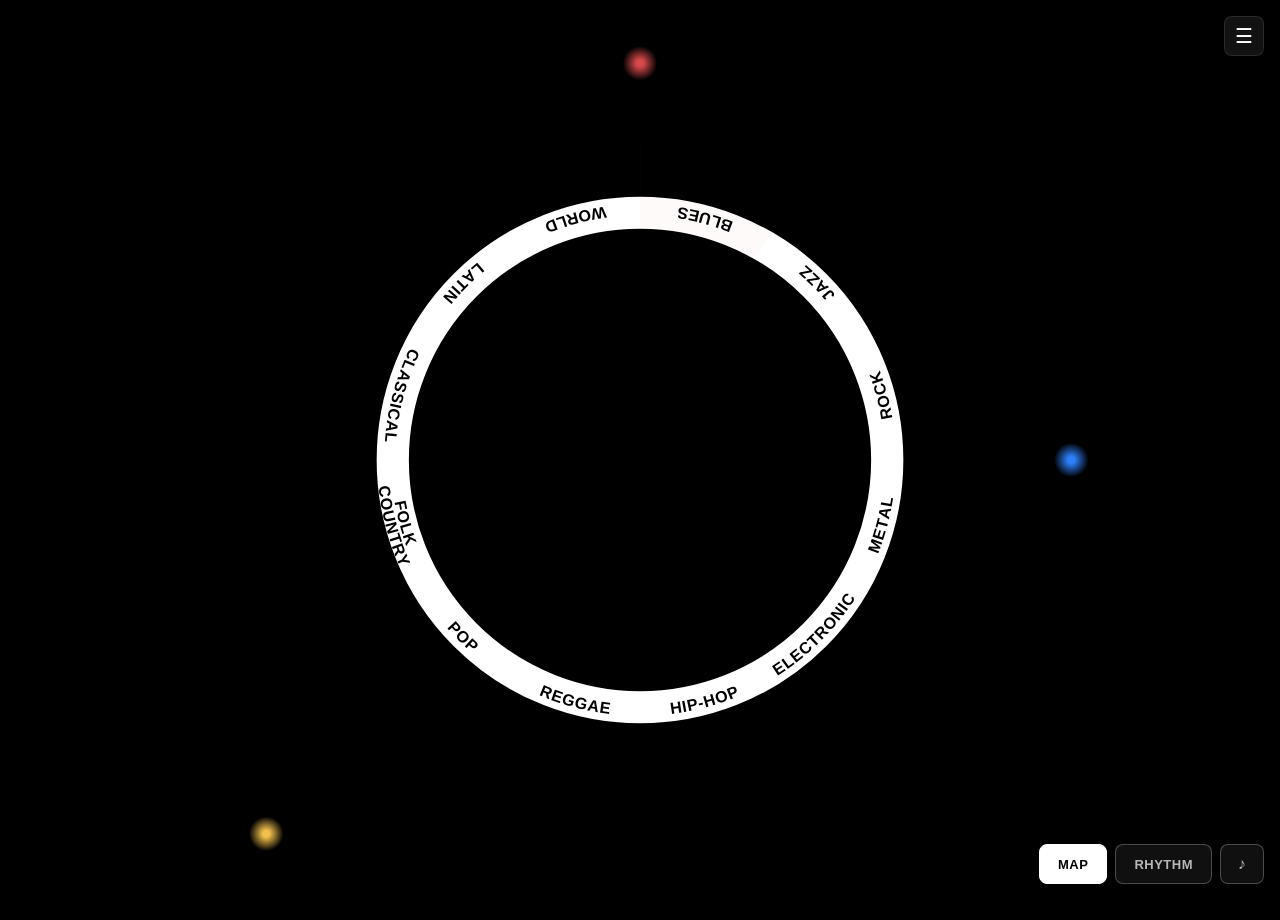
<file: index.html>
<!doctype html>
<html lang="de">
	<head>
		<meta charset="UTF-8" />
		<meta name="viewport" content="width=device-width, initial-scale=1.0" />
		<title>Genre Atlas V2</title>
		<link rel="stylesheet" href="assets/css/variables.css" />
		<link rel="stylesheet" href="assets/css/base.css" />
		<link rel="stylesheet" href="assets/css/layout.css" />
		<link rel="stylesheet" href="assets/css/components.css" />
		<link rel="stylesheet" href="assets/css/animations.css" />
		<link rel="stylesheet" href="assets/css/responsive.css" />
	</head>
	<body>
		<main class="stage" aria-label="Genre Ring Bühne">
			<div id="musicbrainz-status" class="musicbrainz-status" role="status" aria-live="polite" hidden></div>
			<svg
				id="genre-ring"
				class="genre-ring"
				viewBox="0 0 1600 1600"
				role="img"
				aria-labelledby="ring-title"
			>
				<title id="ring-title">Musik-Genre-Ring</title>
				<defs id="ring-defs"></defs>
				<g id="ring-base"></g>
				<g id="genre-trees" class="genre-trees"></g>
				<g id="ring-highlights"></g>
				<g id="ring-labels"></g>
				<g id="particles"></g>
				<g id="centroid"></g>
				<g id="draggable-dots"></g>
			</svg>
		</main>

		<!-- Sidebar Toggle Button -->
		<button id="sidebar-toggle" class="sidebar-toggle" aria-label="Sidebar ein-/ausblenden" aria-controls="sidebar-menu">
			<span class="toggle-icon">☰</span>
		</button>

		<!-- Mode Switch Buttons -->
		<div class="mode-switch">
			<button id="mode-map-btn" class="mode-btn is-active" type="button">Map</button>
			<button id="mode-rhythm-btn" class="mode-btn" type="button">Rhythm</button>
			<button id="music-toggle-btn" class="mode-btn music-btn" type="button" aria-label="Toggle music">♪</button>
		</div>

		<!-- Unified Sidebar Menu -->
		<aside id="sidebar-menu" class="sidebar-menu" aria-label="Einstellungen und Debug">
			<div class="sidebar-content">
				<!-- Co-Occurrence Section -->
				<section class="sidebar-section">
					<h3 class="sidebar-section-title">Debug: Co-Occurrence</h3>
					<p class="sidebar-help">Input kommt vom aktivierten Genre im Ring.</p>
					<div class="debug-row">
						<label for="debug-entity">Entity</label>
						<select id="debug-entity" class="debug-input">
							<option value="artist">artist</option>
							<option value="release" selected>release</option>
							<option value="recording">recording</option>
						</select>
					</div>
					<div class="debug-row">
						<label for="debug-max">Samples</label>
						<input id="debug-max" class="debug-input" type="number" min="10" max="2000" value="100" />
					</div>
					<div class="debug-row">
						<label for="debug-topn">Top N</label>
						<input id="debug-topn" class="debug-input" type="number" min="1" max="40" value="6" />
					</div>
					<button id="debug-run" class="debug-run">Run</button>
					<div id="debug-results" class="debug-results" aria-live="polite">
						<p class="muted">Aktiviere ein Genre mit einem Dot. Gezeigt werden Top-N Tags; größere Dots bedeuten höhere Co-Occurrence.</p>
					</div>
				</section>

				<!-- Map Display Settings Section -->
				<section class="sidebar-section">
					<h3 class="sidebar-section-title">Map Display Settings</h3>
					<div class="debug-row">
						<label for="map-genre-dot-label-visibility">Genre Dot Labels</label>
						<select id="map-genre-dot-label-visibility" class="debug-input">
							<option value="all">All genre-dot labels visible</option>
							<option value="selected" selected>Only selected genre-dot label visible</option>
						</select>
					</div>
					<div class="debug-row">
						<label for="map-generation-iterations">Map Generation Iterations</label>
						<input id="map-generation-iterations" class="debug-input" type="number" min="1" max="20" step="1" value="1" />
					</div>
					<div class="debug-row">
						<label for="map-radius-scaling">Dot Size By</label>
						<select id="map-radius-scaling" class="debug-input">
							<option value="connections" selected>Connections</option>
							<option value="count">Count</option>
							<option value="entity_share">Entity Share</option>
							<option value="tag_share">Tag Share</option>
					<div class="debug-row">
						<label for="map-collision-gap">Collision Gap (px)</label>
						<input id="map-collision-gap" class="debug-input" type="number" min="0" max="100" step="5" value="100" />
					</div>
				</section>
			</div>
		</aside>

		<!-- BPM Control for Rhythm Mode -->
		<div id="bpm-control-panel" class="bpm-control-panel" style="display: none;">
			<label for="rhythm-bpm">BPM</label>
			<input id="rhythm-bpm" class="bpm-slider" type="range" min="40" max="200" step="1" value="92" />
			<span id="rhythm-bpm-value">92</span>
		</div>

		<script type="module" src="assets/js/app.js"></script>
	</body>
</html>
</file>
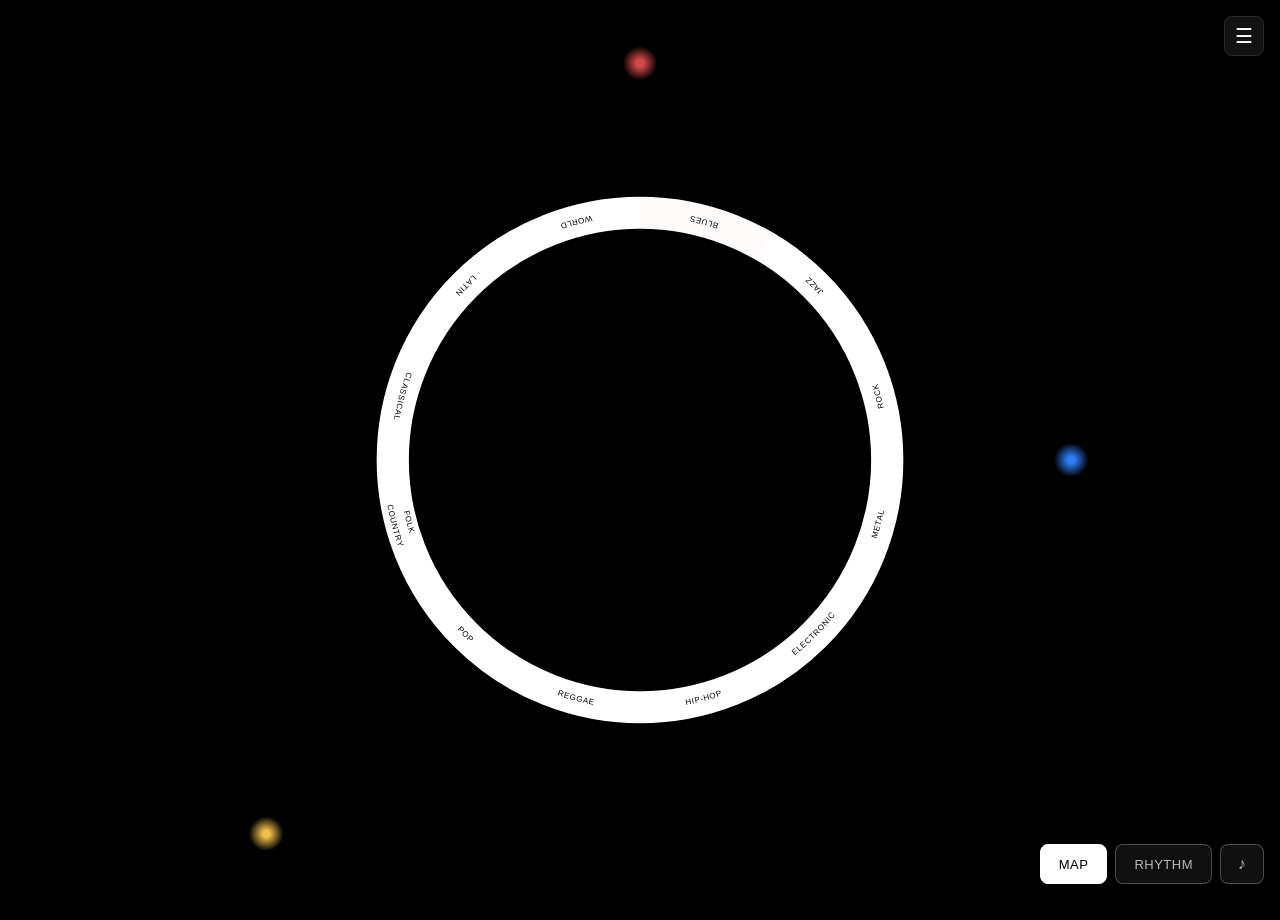
<file: legacy-lines/index.html>
<!doctype html>
<html lang="de">
	<head>
		<meta charset="UTF-8" />
		<meta name="viewport" content="width=device-width, initial-scale=1.0" />
		<title>Genre Atlas V2</title>
		<link rel="stylesheet" href="assets/css/variables.css" />
		<link rel="stylesheet" href="assets/css/base.css" />
		<link rel="stylesheet" href="assets/css/layout.css" />
		<link rel="stylesheet" href="assets/css/components.css" />
		<link rel="stylesheet" href="assets/css/animations.css" />
		<link rel="stylesheet" href="assets/css/responsive.css" />
	</head>
	<body>
		<main class="stage" aria-label="Genre Ring Bühne">
			<div id="musicbrainz-status" class="musicbrainz-status" role="status" aria-live="polite" hidden></div>
			<svg
				id="genre-ring"
				class="genre-ring"
				viewBox="0 0 1600 1600"
				role="img"
				aria-labelledby="ring-title"
			>
				<title id="ring-title">Musik-Genre-Ring</title>
				<defs id="ring-defs"></defs>
				<g id="ring-base"></g>
				<g id="genre-trees" class="genre-trees"></g>
				<g id="ring-highlights"></g>
				<g id="ring-labels"></g>
				<g id="particles"></g>
				<g id="centroid"></g>
				<g id="draggable-dots"></g>
			</svg>
		</main>

		<!-- Sidebar Toggle Button -->
		<button id="sidebar-toggle" class="sidebar-toggle" aria-label="Sidebar ein-/ausblenden" aria-controls="sidebar-menu">
			<span class="toggle-icon">☰</span>
		</button>

		<!-- Mode Switch Buttons -->
		<div class="mode-switch">
			<button id="mode-map-btn" class="mode-btn is-active" type="button">Map</button>
			<button id="mode-rhythm-btn" class="mode-btn" type="button">Rhythm</button>
			<button id="music-toggle-btn" class="mode-btn music-btn" type="button" aria-label="Toggle music">♪</button>
		</div>

		<!-- Unified Sidebar Menu -->
		<aside id="sidebar-menu" class="sidebar-menu" aria-label="Einstellungen und Debug">
			<div class="sidebar-content">
				<!-- Co-Occurrence Section -->
				<section class="sidebar-section">
					<h3 class="sidebar-section-title">Debug: Co-Occurrence</h3>
					<p class="sidebar-help">Input kommt vom aktivierten Genre im Ring.</p>
					<div class="debug-row">
						<label for="debug-entity">Entity</label>
						<select id="debug-entity" class="debug-input">
							<option value="artist">artist</option>
							<option value="release" selected>release</option>
							<option value="recording">recording</option>
						</select>
					</div>
					<div class="debug-row">
						<label for="debug-max">Samples</label>
						<input id="debug-max" class="debug-input" type="number" min="10" max="2000" value="100" />
					</div>
					<div class="debug-row">
						<label for="debug-topn">Top N</label>
						<input id="debug-topn" class="debug-input" type="number" min="1" max="40" value="6" />
					</div>
					<button id="debug-run" class="debug-run">Run</button>
					<div id="debug-results" class="debug-results" aria-live="polite">
						<p class="muted">Aktiviere ein Genre mit einem Dot. Gezeigt werden Top-N Tags; größere Dots bedeuten höhere Co-Occurrence.</p>
					</div>
				</section>

				<!-- Map Display Settings Section -->
				<section class="sidebar-section">
					<h3 class="sidebar-section-title">Map Display Settings</h3>
					<div class="debug-row">
						<label for="map-genre-dot-label-visibility">Genre Dot Labels</label>
						<select id="map-genre-dot-label-visibility" class="debug-input">
							<option value="all">All genre-dot labels visible</option>
							<option value="selected" selected>Only selected genre-dot label visible</option>
						</select>
					</div>
					<div class="debug-row">
						<label for="map-generation-iterations">Map Generation Iterations</label>
						<input id="map-generation-iterations" class="debug-input" type="number" min="1" max="20" step="1" value="1" />
					</div>
					<div class="debug-row">
						<label for="map-radius-scaling">Dot Size By</label>
						<select id="map-radius-scaling" class="debug-input">
							<option value="connections" selected>Connections</option>
							<option value="count">Count</option>
							<option value="entity_share">Entity Share</option>
							<option value="tag_share">Tag Share</option>
							<option value="equal">Equal Size</option>
						</select>
					</div>
					<div class="debug-row">
						<label for="map-collision-gap">Collision Gap (px)</label>
						<input id="map-collision-gap" class="debug-input" type="number" min="0" max="100" step="5" value="65" />
					</div>
				</section>
			</div>
		</aside>


		<script type="module" src="assets/js/app.js"></script>
	</body>
</html>
</file>
<file: assets/css/variables.css>
:root {
	--bg-color: #000000;
	--ring-color: #ffffff;
	--label-color: #000000;
	--dot-red: #d64949;
	--dot-blue: #2d7ef7;
	--dot-yellow: #f1bf4c;
	--ring-radius: 430;
}
</file>
<file: assets/css/base.css>
* {
	box-sizing: border-box;
}

html,
body {
	height: 100%;
	margin: 0;
}

body {
	display: grid;
	place-items: center;
	font-family: "Segoe UI", Tahoma, Geneva, Verdana, sans-serif;
	background: var(--bg-color);
	font-weight: 800;
}
</file>
<file: assets/css/layout.css>
.stage {
	width: min(92vw, 920px);
	aspect-ratio: 1 / 1;
	position: relative;
}

.genre-ring {
	width: 100%;
	height: 100%;
	display: block;
	overflow: visible;
}

.musicbrainz-status {
	position: absolute;
	left: 50%;
	top: 50%;
	transform: translate(-50%, -50%);
	z-index: 2;
	max-width: min(70%, 420px);
	padding: 14px 18px;
	border-radius: 14px;
	background: rgba(8, 8, 8, 0.82);
	backdrop-filter: blur(10px);
	color: #ffffff;
	text-align: center;
	font-size: 14px;
	font-weight: 800;
	line-height: 1.45;
	letter-spacing: 0.2px;
	box-shadow: 0 16px 40px rgba(0, 0, 0, 0.35);
	pointer-events: none;
}
</file>
<file: assets/css/components.css>
.ring-stroke {
	fill: none;
	stroke: var(--ring-color);
	stroke-width: 56;
}

.genre-trees {
	pointer-events: none;
}

.musicbrainz-status[hidden] {
	display: none;
}

.genre-tree-group {
	filter: drop-shadow(0 0 10px rgba(0, 0, 0, 0.18));
	animation: tree-fade-in 240ms ease-out;
}

.genre-tree-area {
	filter: drop-shadow(0 0 14px rgba(0, 0, 0, 0.08));
	mix-blend-mode: normal;
}

.genre-tree-link {
	fill: none;
	stroke-width: 2.5;
	stroke-linecap: round;
	opacity: 0.6;
	pointer-events: none;
}

.genre-tree-cross-link {
	opacity: 0.28;
	stroke-width: 1.4;
	stroke-dasharray: 5 6;
}

.genre-tree-anchor {
	fill: var(--tree-color, #ffffff);
	stroke: rgba(255, 255, 255, 0.85);
	stroke-width: 1;
}

.genre-tree-node {
	fill: rgba(255, 255, 255, 0.92);
	stroke-width: 2;
}

.genre-tree-root {
	fill: var(--tree-color, #ffffff);
}

.supergenre-highlight-group {
	pointer-events: none;
}

.supergenre-sector {
	stroke: none;
}

.supergenre-beam {
	stroke: none;
}

.ring-text {
	fill: var(--label-color);
	font-family: "Segoe UI", Tahoma, Geneva, Verdana, sans-serif;
	font-size: 28px;
	font-weight: 900;
	letter-spacing: 1px;
	font-kerning: none;
	text-transform: uppercase;
	dominant-baseline: middle;
	transition: fill 0.3s ease;
}

.ring-text.is-active {
	fill: #ffffff;
}

.draggable-user {
	stroke: none;
	cursor: grab;
	touch-action: none;
}

.draggable-user.is-dragging {
	cursor: grabbing;
}

/* Sidebar Toggle Button */
.sidebar-toggle {
	position: fixed;
	right: 16px;
	top: 16px;
	width: 40px;
	height: 40px;
	border-radius: 8px;
	background: rgba(20, 20, 20, 0.92);
	border: 1px solid rgba(255, 255, 255, 0.1);
	color: #fff;
	cursor: pointer;
	font-size: 20px;
	display: flex;
	align-items: center;
	justify-content: center;
	z-index: 1001;
	transition: all 200ms ease-out;
}

.sidebar-toggle:hover {
	background: rgba(30, 30, 30, 0.98);
	border-color: rgba(255, 255, 255, 0.2);
}

.sidebar-toggle.is-open {
	background: var(--ring-color, #FF6B9D);
	border-color: var(--ring-color, #FF6B9D);
}

/* Sidebar Menu */
.sidebar-menu {
	position: fixed;
	right: 0;
	top: 0;
	width: 320px;
	height: 100vh;
	background: rgba(15, 15, 15, 0.95);
	backdrop-filter: blur(8px);
	color: #fff;
	z-index: 1000;
	box-shadow: -2px 0 16px rgba(0, 0, 0, 0.4);
	transform: translateX(100%);
	transition: transform 300ms cubic-bezier(0.4, 0, 0.2, 1);
	overflow-y: auto;
	overflow-x: hidden;
	border-left: 1px solid rgba(255, 255, 255, 0.1);
}

.sidebar-menu.is-open {
	transform: translateX(0);
}

.sidebar-content {
	padding: 20px;
	display: flex;
	flex-direction: column;
	gap: 20px;
}

.sidebar-section {
	display: flex;
	flex-direction: column;
	gap: 12px;
	padding-bottom: 12px;
	border-bottom: 1px solid rgba(255, 255, 255, 0.08);
}

.sidebar-section:last-child {
	border-bottom: none;
	padding-bottom: 0;
}

.sidebar-section-title {
	margin: 0;
	font-size: 13px;
	font-weight: 900;
	text-transform: uppercase;
	letter-spacing: 0.8px;
	color: var(--ring-color, #FF6B9D);
	opacity: 0.95;
	flex-shrink: 0;
}

.sidebar-help {
	margin: 0;
	font-size: 12px;
	opacity: 0.75;
	line-height: 1.4;
	flex-shrink: 0;
}

.debug-row {
	display: flex;
	flex-direction: column;
	gap: 4px;
	margin-bottom: 2px;
}

.debug-row label {
	font-size: 11px;
	opacity: 0.85;
	font-weight: 900;
	text-transform: capitalize;
}

.debug-input {
	width: 100%;
	padding: 6px 8px;
	border-radius: 4px;
	border: 1px solid rgba(255, 255, 255, 0.2);
	background: rgba(30, 30, 30, 0.8);
	color: #fff;
	font-size: 12px;
	font-family: inherit;
	box-sizing: border-box;
	transition: all 150ms ease-out;
}

.debug-input:hover {
	background: rgba(40, 40, 40, 0.9);
	border-color: rgba(255, 255, 255, 0.3);
}

.debug-input:focus {
	outline: none;
	background: rgba(40, 40, 40, 0.95);
	border-color: var(--ring-color, #FF6B9D);
	box-shadow: 0 0 0 2px rgba(255, 107, 157, 0.2);
}

/* Style für Select-Dropdown-Optionen */
.debug-input option {
	background: #1a1a1a;
	color: #fff;
	padding: 4px 8px;
}

.debug-input option:hover {
	background: rgba(255, 107, 157, 0.3);
}

.debug-run {
	width: 100%;
	padding: 8px;
	border-radius: 6px;
	background: var(--ring-color, #FF6B9D);
	color: #ffffff;
	border: none;
	cursor: pointer;
	font-size: 12px;
	font-weight: 900;
	text-shadow: 0 1px 2px rgba(0, 0, 0, 0.2);
	flex-shrink: 0;
	transition: all 150ms ease-out;
	margin-top: 4px;
}

.debug-run:hover {
	background: var(--ring-color, #FF6B9D);
	opacity: 0.85;
	transform: translateY(-1px);
	box-shadow: 0 4px 12px rgba(255, 107, 157, 0.3);
}

.debug-run:active {
	transform: translateY(0);
	opacity: 0.9;
}

.debug-results {
	font-size: 12px;
	margin-top: 4px;
	max-height: 200px;
	overflow-y: auto;
}

.debug-results .muted {
	opacity: 0.7;
	font-size: 11px;
	line-height: 1.4;
}

.debug-results ul {
	margin: 6px 0 0 14px;
	padding: 0;
}

.debug-results li {
	margin-bottom: 4px;
	word-break: break-word;
	font-size: 11px;
}

.supergenre-group {
	pointer-events: none;
}

.genre-dot {
	filter: drop-shadow(0 0 5px rgba(0, 0, 0, 0.22));
}

.genre-dot-label {
	fill: rgba(255, 255, 255, 0.96);
	font-size: 10px;
	font-family: "Segoe UI", Tahoma, Geneva, Verdana, sans-serif;
	letter-spacing: 0.2px;
	paint-order: stroke;
	stroke: rgba(0, 0, 0, 0.55);
	stroke-width: 1.4px;
}

.genre-dot-curved-label {
	fill: #ffffff;
	font-size: 8px;
	font-family: "Segoe UI", Tahoma, Geneva, Verdana, sans-serif;
	letter-spacing: 0.4px;
}

.rhythm-curved-label {
	fill: #ffffff;
	font-size: 20px;
	font-family: "Segoe UI", Tahoma, Geneva, Verdana, sans-serif;
	letter-spacing: 0.6px;
	font-weight: 900;
}

.rhythm-bubble {
	stroke: none;
	mix-blend-mode: screen;
	pointer-events: none;
}

.mode-switch {
	position: fixed;
	right: 16px;
	bottom: 16px;
	display: flex;
	gap: 8px;
	z-index: 10;
}

.mode-btn {
	padding: 10px 18px;
	font-family: "Segoe UI", Tahoma, Geneva, Verdana, sans-serif;
	font-size: 13px;
	font-weight: 900;
	letter-spacing: 0.5px;
	text-transform: uppercase;
	color: rgba(255, 255, 255, 0.7);
	background: rgba(20, 20, 20, 0.8);
	border: 1px solid rgba(255, 255, 255, 0.25);
	border-radius: 8px;
	cursor: pointer;
	backdrop-filter: blur(8px);
	transition: color 0.2s ease, background 0.2s ease, border-color 0.2s ease;
}

.mode-btn:hover {
	color: #ffffff;
	border-color: rgba(255, 255, 255, 0.5);
}

.mode-btn.is-active {
	color: #000000;
	background: #ffffff;
	border-color: #ffffff;
}

.music-btn {
	font-size: 16px;
	padding: 10px 14px;
	min-width: 44px;
}

/* Centroid visual: white dot and thin connecting lines to users inside the genre ring */
.centroid-dot {
	display: none;
	fill: #ffffff;
	stroke: none;
}

.centroid-to-user-line {
	stroke: #ffffff;
	stroke-width: 1;
	opacity: 0.95;
}

.centroid-to-genre-dot-line {
	stroke: #ffffff;
	stroke-width: 2.5;
	opacity: 0.95;
}

.bpm-control-panel {
	position: fixed;
	left: 24px;
	bottom: 24px;
	display: flex;
	flex-direction: column;
	gap: 6px;
	background: rgba(15, 15, 15, 0.85);
	backdrop-filter: blur(10px);
	border: 1px solid rgba(255, 255, 255, 0.15);
	padding: 14px 18px;
	border-radius: 12px;
	color: #fff;
	font-family: "Segoe UI", Tahoma, Geneva, Verdana, sans-serif;
	z-index: 1000;
	box-shadow: 0 4px 16px rgba(0, 0, 0, 0.4);
	animation: tree-fade-in 200ms ease-out;
}

.bpm-control-panel label {
	font-size: 12px;
	font-weight: 900;
	letter-spacing: 0.5px;
	color: var(--ring-color, #FF6B9D);
	text-transform: uppercase;
}

.bpm-control-panel input[type="range"] {
	width: 140px;
	accent-color: var(--ring-color, #FF6B9D);
	margin-top: 4px;
}

.bpm-control-panel #rhythm-bpm-value {
	font-size: 13px;
	font-weight: 900;
	text-align: right;
	margin-top: -24px;
	pointer-events: none;
}

@keyframes tree-fade-in {
	from {
		opacity: 0;
		transform: scale(0.985);
	}

	to {
		opacity: 1;
		transform: scale(1);
	}
}
</file>
<file: assets/css/animations.css>
.stage {
	animation: stage-in 520ms ease-out;
}

@keyframes stage-in {
	from {
		opacity: 0;
		transform: translateY(10px) scale(0.985);
	}

	to {
		opacity: 1;
		transform: translateY(0) scale(1);
	}
}
</file>
<file: assets/css/responsive.css>
@media (max-width: 700px) {
	.stage {
		width: min(96vw, 640px);
	}

	.ring-text {
		font-size: 24px;
		letter-spacing: 0.75px;
	}

	/* Sidebar responsive adjustments */
	.sidebar-menu {
		width: 100%;
		max-width: 280px;
	}

	.sidebar-content {
		padding: 16px;
		gap: 16px;
	}

	.sidebar-toggle {
		right: 12px;
		top: 12px;
	}
}
</file>
<file: legacy-lines/assets/css/variables.css>
:root {
	--bg-color: #000000;
	--ring-color: #ffffff;
	--label-color: #000000;
	--dot-red: #d64949;
	--dot-blue: #2d7ef7;
	--dot-yellow: #f1bf4c;
	--ring-radius: 430;
}
</file>
<file: legacy-lines/assets/css/base.css>
* {
	box-sizing: border-box;
}

html,
body {
	height: 100%;
	margin: 0;
}

body {
	display: grid;
	place-items: center;
	font-family: "Segoe UI", Tahoma, Geneva, Verdana, sans-serif;
	background: var(--bg-color);
}
</file>
<file: legacy-lines/assets/css/layout.css>
.stage {
	width: min(92vw, 920px);
	aspect-ratio: 1 / 1;
	position: relative;
}

.genre-ring {
	width: 100%;
	height: 100%;
	display: block;
	overflow: visible;
}

.musicbrainz-status {
	position: absolute;
	left: 50%;
	top: 50%;
	transform: translate(-50%, -50%);
	z-index: 2;
	max-width: min(70%, 420px);
	padding: 14px 18px;
	border-radius: 14px;
	background: rgba(8, 8, 8, 0.82);
	backdrop-filter: blur(10px);
	color: #ffffff;
	text-align: center;
	font-size: 14px;
	line-height: 1.45;
	letter-spacing: 0.2px;
	box-shadow: 0 16px 40px rgba(0, 0, 0, 0.35);
	pointer-events: none;
}
</file>
<file: legacy-lines/assets/css/components.css>
.ring-stroke {
	fill: none;
	stroke: var(--ring-color);
	stroke-width: 56;
}

.genre-trees {
	pointer-events: none;
}

.musicbrainz-status[hidden] {
	display: none;
}

.genre-tree-group {
	filter: drop-shadow(0 0 10px rgba(0, 0, 0, 0.18));
	animation: tree-fade-in 240ms ease-out;
}

.genre-tree-area {
	filter: drop-shadow(0 0 14px rgba(0, 0, 0, 0.08));
	mix-blend-mode: normal;
}

.genre-tree-link {
	fill: none;
	stroke-width: 2.5;
	stroke-linecap: round;
	opacity: 0.6;
	pointer-events: none;
}

.genre-tree-cross-link {
	opacity: 0.28;
	stroke-width: 1.4;
	stroke-dasharray: 5 6;
}

.genre-tree-anchor {
	fill: var(--tree-color, #ffffff);
	stroke: rgba(255, 255, 255, 0.85);
	stroke-width: 1;
}

.genre-tree-node {
	fill: rgba(255, 255, 255, 0.92);
	stroke-width: 2;
}

.genre-tree-root {
	fill: var(--tree-color, #ffffff);
}

.supergenre-highlight-group {
	pointer-events: none;
}

.supergenre-sector {
	stroke: none;
}

.supergenre-beam {
	stroke: none;
}

.ring-text {
	fill: var(--label-color);
	font-family: "Segoe UI", Tahoma, Geneva, Verdana, sans-serif;
	font-size: 14px;
	font-weight: 500;
	letter-spacing: 1px;
	font-kerning: none;
	text-transform: uppercase;
	dominant-baseline: middle;
	transition: fill 0.3s ease;
}

.ring-text.is-active {
	fill: #ffffff;
}

.draggable-user {
	stroke: none;
	cursor: grab;
	touch-action: none;
}

.draggable-user.is-dragging {
	cursor: grabbing;
}

/* Sidebar Toggle Button */
.sidebar-toggle {
	position: fixed;
	right: 16px;
	top: 16px;
	width: 40px;
	height: 40px;
	border-radius: 8px;
	background: rgba(20, 20, 20, 0.92);
	border: 1px solid rgba(255, 255, 255, 0.1);
	color: #fff;
	cursor: pointer;
	font-size: 20px;
	display: flex;
	align-items: center;
	justify-content: center;
	z-index: 1001;
	transition: all 200ms ease-out;
}

.sidebar-toggle:hover {
	background: rgba(30, 30, 30, 0.98);
	border-color: rgba(255, 255, 255, 0.2);
}

.sidebar-toggle.is-open {
	background: var(--ring-color, #FF6B9D);
	border-color: var(--ring-color, #FF6B9D);
}

/* Sidebar Menu */
.sidebar-menu {
	position: fixed;
	right: 0;
	top: 0;
	width: 320px;
	height: 100vh;
	background: rgba(15, 15, 15, 0.95);
	backdrop-filter: blur(8px);
	color: #fff;
	z-index: 1000;
	box-shadow: -2px 0 16px rgba(0, 0, 0, 0.4);
	transform: translateX(100%);
	transition: transform 300ms cubic-bezier(0.4, 0, 0.2, 1);
	overflow-y: auto;
	overflow-x: hidden;
	border-left: 1px solid rgba(255, 255, 255, 0.1);
}

.sidebar-menu.is-open {
	transform: translateX(0);
}

.sidebar-content {
	padding: 20px;
	display: flex;
	flex-direction: column;
	gap: 20px;
}

.sidebar-section {
	display: flex;
	flex-direction: column;
	gap: 12px;
	padding-bottom: 12px;
	border-bottom: 1px solid rgba(255, 255, 255, 0.08);
}

.sidebar-section:last-child {
	border-bottom: none;
	padding-bottom: 0;
}

.sidebar-section-title {
	margin: 0;
	font-size: 13px;
	font-weight: 600;
	text-transform: uppercase;
	letter-spacing: 0.8px;
	color: var(--ring-color, #FF6B9D);
	opacity: 0.95;
	flex-shrink: 0;
}

.sidebar-help {
	margin: 0;
	font-size: 12px;
	opacity: 0.75;
	line-height: 1.4;
	flex-shrink: 0;
}

.debug-row {
	display: flex;
	flex-direction: column;
	gap: 4px;
	margin-bottom: 2px;
}

.debug-row label {
	font-size: 11px;
	opacity: 0.85;
	font-weight: 500;
	text-transform: capitalize;
}

.debug-input {
	width: 100%;
	padding: 6px 8px;
	border-radius: 4px;
	border: 1px solid rgba(255, 255, 255, 0.2);
	background: rgba(30, 30, 30, 0.8);
	color: #fff;
	font-size: 12px;
	font-family: inherit;
	box-sizing: border-box;
	transition: all 150ms ease-out;
}

.debug-input:hover {
	background: rgba(40, 40, 40, 0.9);
	border-color: rgba(255, 255, 255, 0.3);
}

.debug-input:focus {
	outline: none;
	background: rgba(40, 40, 40, 0.95);
	border-color: var(--ring-color, #FF6B9D);
	box-shadow: 0 0 0 2px rgba(255, 107, 157, 0.2);
}

/* Style für Select-Dropdown-Optionen */
.debug-input option {
	background: #1a1a1a;
	color: #fff;
	padding: 4px 8px;
}

.debug-input option:hover {
	background: rgba(255, 107, 157, 0.3);
}

.debug-run {
	width: 100%;
	padding: 8px;
	border-radius: 6px;
	background: var(--ring-color, #FF6B9D);
	color: #ffffff;
	border: none;
	cursor: pointer;
	font-size: 12px;
	font-weight: 600;
	text-shadow: 0 1px 2px rgba(0, 0, 0, 0.2);
	flex-shrink: 0;
	transition: all 150ms ease-out;
	margin-top: 4px;
}

.debug-run:hover {
	background: var(--ring-color, #FF6B9D);
	opacity: 0.85;
	transform: translateY(-1px);
	box-shadow: 0 4px 12px rgba(255, 107, 157, 0.3);
}

.debug-run:active {
	transform: translateY(0);
	opacity: 0.9;
}

.debug-results {
	font-size: 12px;
	margin-top: 4px;
	max-height: 200px;
	overflow-y: auto;
}

.debug-results .muted {
	opacity: 0.7;
	font-size: 11px;
	line-height: 1.4;
}

.debug-results ul {
	margin: 6px 0 0 14px;
	padding: 0;
}

.debug-results li {
	margin-bottom: 4px;
	word-break: break-word;
	font-size: 11px;
}

.supergenre-group {
	pointer-events: none;
}

.genre-dot {
	filter: drop-shadow(0 0 5px rgba(0, 0, 0, 0.22));
}

.genre-dot-label {
	fill: rgba(255, 255, 255, 0.96);
	font-size: 10px;
	font-family: "Segoe UI", Tahoma, Geneva, Verdana, sans-serif;
	letter-spacing: 0.2px;
	paint-order: stroke;
	stroke: rgba(0, 0, 0, 0.55);
	stroke-width: 1.4px;
}

.genre-dot-curved-label {
	fill: #ffffff;
	font-size: 8px;
	font-family: "Segoe UI", Tahoma, Geneva, Verdana, sans-serif;
	letter-spacing: 0.4px;
}

.rhythm-curved-label {
	fill: #ffffff;
	font-size: 20px;
	font-family: "Segoe UI", Tahoma, Geneva, Verdana, sans-serif;
	letter-spacing: 0.6px;
	font-weight: 500;
}

.rhythm-line {
	stroke: #ffffff;
	stroke-width: 5;
	stroke-linecap: round;
	opacity: 0.98;
}

.mode-switch {
	position: fixed;
	right: 16px;
	bottom: 16px;
	display: flex;
	gap: 8px;
	z-index: 10;
}

.mode-btn {
	padding: 10px 18px;
	font-family: "Segoe UI", Tahoma, Geneva, Verdana, sans-serif;
	font-size: 13px;
	font-weight: 500;
	letter-spacing: 0.5px;
	text-transform: uppercase;
	color: rgba(255, 255, 255, 0.7);
	background: rgba(20, 20, 20, 0.8);
	border: 1px solid rgba(255, 255, 255, 0.25);
	border-radius: 8px;
	cursor: pointer;
	backdrop-filter: blur(8px);
	transition: color 0.2s ease, background 0.2s ease, border-color 0.2s ease;
}

.mode-btn:hover {
	color: #ffffff;
	border-color: rgba(255, 255, 255, 0.5);
}

.mode-btn.is-active {
	color: #000000;
	background: #ffffff;
	border-color: #ffffff;
}

.music-btn {
	font-size: 16px;
	padding: 10px 14px;
	min-width: 44px;
}

/* Centroid visual: white dot and thin connecting lines to users inside the genre ring */
.centroid-dot {
	fill: #ffffff;
	stroke: none;
}

.centroid-to-user-line {
	stroke: #ffffff;
	stroke-width: 1;
	opacity: 0.95;
}

.centroid-to-genre-dot-line {
	stroke: #ffffff;
	stroke-width: 2.5;
	opacity: 0.95;
}

@keyframes tree-fade-in {
	from {
		opacity: 0;
		transform: scale(0.985);
	}

	to {
		opacity: 1;
		transform: scale(1);
	}
}
</file>
<file: legacy-lines/assets/css/animations.css>
.stage {
	animation: stage-in 520ms ease-out;
}

@keyframes stage-in {
	from {
		opacity: 0;
		transform: translateY(10px) scale(0.985);
	}

	to {
		opacity: 1;
		transform: translateY(0) scale(1);
	}
}
</file>
<file: legacy-lines/assets/css/responsive.css>
@media (max-width: 700px) {
	.stage {
		width: min(96vw, 640px);
	}

	.ring-text {
		font-size: 12px;
		letter-spacing: 0.75px;
	}

	/* Sidebar responsive adjustments */
	.sidebar-menu {
		width: 100%;
		max-width: 280px;
	}

	.sidebar-content {
		padding: 16px;
		gap: 16px;
	}

	.sidebar-toggle {
		right: 12px;
		top: 12px;
	}
}
</file>
